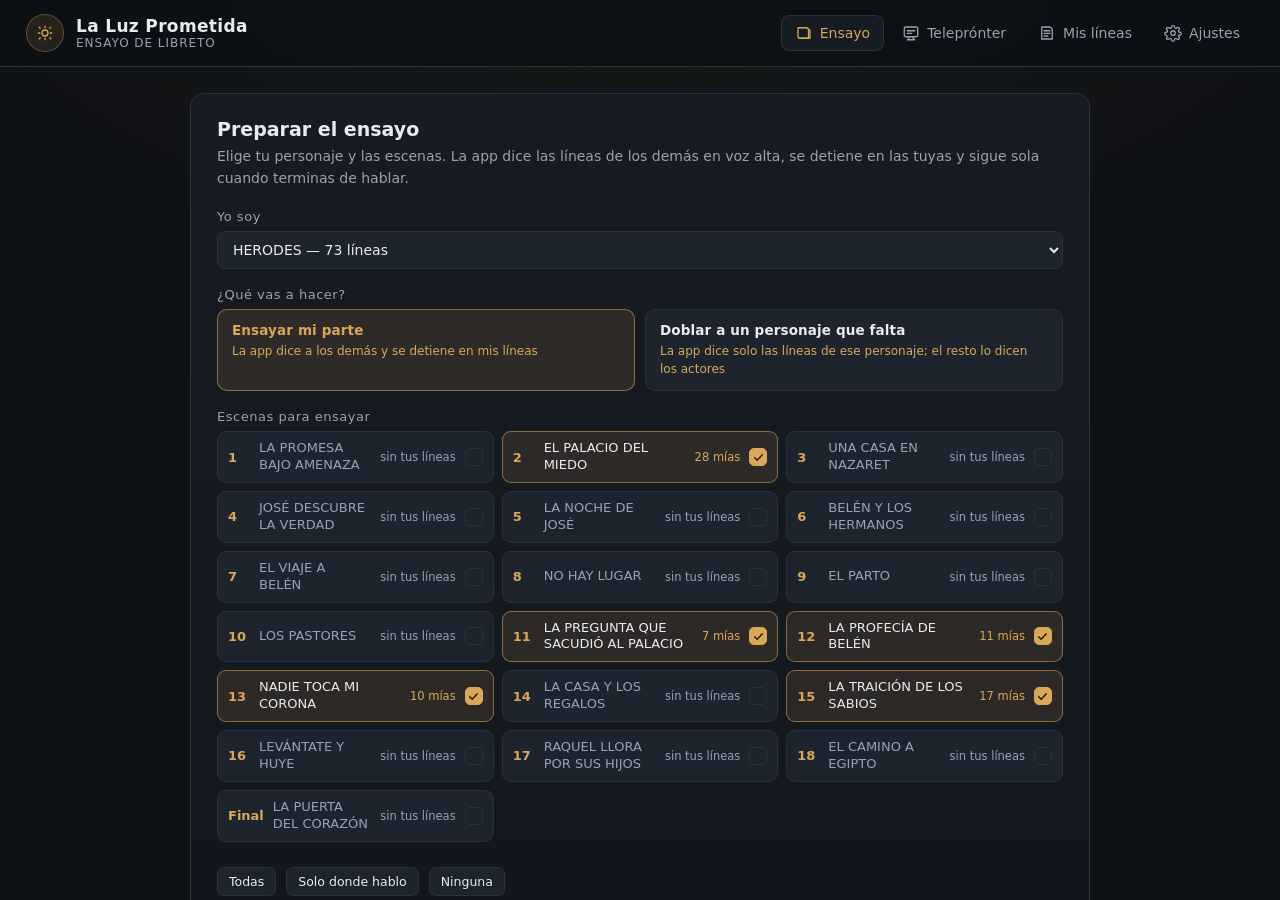
<file: index.html>
<!DOCTYPE html>
<html lang="es-CL">
<head>
<meta charset="utf-8">
<meta name="viewport" content="width=device-width, initial-scale=1, viewport-fit=cover">
<meta name="robots" content="noindex, nofollow">
<meta name="apple-mobile-web-app-capable" content="yes">
<meta name="apple-mobile-web-app-status-bar-style" content="black-translucent">
<meta name="theme-color" content="#0d1014">
<link rel="manifest" href="app.webmanifest">
<title>Libreto de ensayo — La Luz Prometida</title>
<link rel="stylesheet" href="estilos.css">
</head>
<body>

<header class="cabecera">
  <div class="marca">
    <span class="marca-ojo">
      <svg viewBox="0 0 24 24" width="22" height="22" fill="none" stroke="currentColor" stroke-width="1.7" stroke-linecap="round" stroke-linejoin="round"><path d="M12 3v2M12 19v2M4.2 4.2l1.4 1.4M18.4 18.4l1.4 1.4M3 12h2M19 12h2M4.2 19.8l1.4-1.4M18.4 5.6l1.4-1.4"/><circle cx="12" cy="12" r="4"/></svg>
    </span>
    <div>
      <h1>La Luz Prometida</h1>
      <p>Ensayo de libreto</p>
    </div>
  </div>
  <nav class="pestanas" id="pestanas">
    <button class="pestana activa" data-vista="ensayo">
      <svg viewBox="0 0 24 24"><path d="M4 5h11a3 3 0 0 1 3 3v11H7a3 3 0 0 1-3-3V5Z"/><path d="M18 8h2v11H8"/></svg>
      Ensayo
    </button>
    <button class="pestana" data-vista="teleprompter">
      <svg viewBox="0 0 24 24"><rect x="3" y="4" width="18" height="13" rx="2"/><path d="M7 21h10M9 17v4M15 17v4M7 9h10M7 12.5h6"/></svg>
      Teleprónter
    </button>
    <button class="pestana" data-vista="mislineas">
      <svg viewBox="0 0 24 24"><path d="M5 4h11l3 3v13H5z"/><path d="M8 9h8M8 12.5h8M8 16h5"/></svg>
      Mis líneas
    </button>
    <button class="pestana" data-vista="ajustes">
      <svg viewBox="0 0 24 24"><circle cx="12" cy="12" r="3"/><path d="M19.4 15a1.7 1.7 0 0 0 .3 1.9l.1.1a2 2 0 1 1-2.8 2.8l-.1-.1a1.7 1.7 0 0 0-2.9 1.2 2 2 0 1 1-4 0 1.7 1.7 0 0 0-2.9-1.2l-.1.1a2 2 0 1 1-2.8-2.8l.1-.1A1.7 1.7 0 0 0 3 15a2 2 0 1 1 0-4 1.7 1.7 0 0 0 1.2-2.9l-.1-.1a2 2 0 1 1 2.8-2.8l.1.1A1.7 1.7 0 0 0 10 4.1a2 2 0 1 1 4 0 1.7 1.7 0 0 0 2.9 1.2l.1-.1a2 2 0 1 1 2.8 2.8l-.1.1A1.7 1.7 0 0 0 21 11a2 2 0 1 1 0 4Z"/></svg>
      Ajustes
    </button>
  </nav>
</header>

<main>

  <!-- ============ ENSAYO ============ -->
  <section class="vista activa" id="vista-ensayo">

    <div class="preparacion" id="preparacion">
      <div class="panel">
        <h2>Preparar el ensayo</h2>
        <p class="ayuda" id="ayuda-principal">Elige tu personaje y las escenas. La app dice las líneas de los demás en voz alta, se detiene en las tuyas y sigue sola cuando terminas de hablar.</p>

        <label class="campo">
          <span>Yo soy</span>
          <select id="sel-personaje"></select>
        </label>

        <div class="campo">
          <span>¿Qué vas a hacer?</span>
          <div class="modos" id="modos">
            <button type="button" class="modo activo" data-modo="ensayo">
              <strong>Ensayar mi parte</strong>
              <em>La app dice a los demás y se detiene en mis líneas</em>
            </button>
            <button type="button" class="modo" data-modo="doblar">
              <strong>Doblar a un personaje que falta</strong>
              <em>La app dice solo las líneas de ese personaje; el resto lo dicen los actores</em>
            </button>
          </div>
        </div>

        <label class="campo" id="campo-dobla" hidden>
          <span>¿Qué personaje falta?</span>
          <select id="sel-dobla"></select>
        </label>

        <label class="campo" id="campo-espera" hidden>
          <span>Espera entre las líneas de los demás</span>
          <select id="sel-espera">
            <option value="2000">Corta (2 s)</option>
            <option value="3500" selected>Normal (3,5 s)</option>
            <option value="6000">Larga (6 s)</option>
            <option value="0">Manual: yo aprieto Siguiente</option>
          </select>
        </label>

        <div class="campo">
          <span>Escenas para ensayar</span>
          <div class="lista-escenas" id="lista-escenas"></div>
          <div class="fila-botones">
            <button class="boton mini" id="btn-todas">Todas</button>
            <button class="boton mini" id="btn-mias">Solo donde hablo</button>
            <button class="boton mini" id="btn-ninguna">Ninguna</button>
          </div>
        </div>

        <div class="fila-botones">
          <button class="boton primario grande" id="btn-empezar">
            <svg viewBox="0 0 24 24"><path d="M8 5.5v13l11-6.5-11-6.5Z"/></svg>
            Empezar ensayo
          </button>
          <button class="boton" id="btn-continuar" hidden>Continuar donde quedé</button>
        </div>
        <p class="nota" id="resumen-doblar" hidden></p>
        <p class="nota" id="nota-voces"></p>
      </div>
    </div>

    <div class="ensayo" id="ensayo" hidden>
      <div class="barra-ensayo">
        <div class="barra-info">
          <strong id="ens-escena">Escena 1</strong>
          <span id="ens-posicion">línea 1 de 30</span>
        </div>
        <div class="barra-acciones">
          <select id="ens-escena-sel" class="select-mini" title="Ir a una escena de la selección"></select>
          <button class="boton" id="btn-reiniciar" title="Volver al inicio de esta escena (tecla Inicio)">
            <svg viewBox="0 0 24 24"><path d="M4 11a8 8 0 1 1 2.4 5.7"/><path d="M4 4v7h7"/></svg>
            Reiniciar escena
          </button>
          <button class="boton mini" id="btn-salir">Elegir escenas</button>
        </div>
      </div>
      <div class="progreso"><div class="progreso-relleno" id="progreso-relleno"></div></div>

      <div class="tarjetas" id="tarjetas"></div>

      <div class="siguiente" id="siguiente"></div>

      <div class="controles">
        <button class="boton" id="btn-reiniciar-2" title="Volver al inicio de esta escena (tecla Inicio)">
          <svg viewBox="0 0 24 24"><path d="M4 11a8 8 0 1 1 2.4 5.7"/><path d="M4 4v7h7"/></svg>
          Reiniciar escena
        </button>
        <button class="boton icono" id="btn-anterior" title="Línea anterior (flecha izquierda)">
          <svg viewBox="0 0 24 24"><path d="M15 5.5 8.5 12 15 18.5"/></svg>
        </button>
        <button class="boton icono" id="btn-repetir" title="Repetir la línea (R)">
          <svg viewBox="0 0 24 24"><path d="M4 12a8 8 0 1 1 2.6 5.9"/><path d="M4 19v-5h5"/></svg>
        </button>
        <button class="boton icono" id="btn-pausa" title="Pausa / continuar (P)">
          <svg viewBox="0 0 24 24"><path d="M9 5v14M15 5v14"/></svg>
        </button>
        <button class="boton primario" id="btn-siguiente">Siguiente <span class="tecla">espacio</span></button>
        <div class="control-velocidad">
          <label for="rango-velocidad">Velocidad de la voz</label>
          <input type="range" id="rango-velocidad" min="0.6" max="1.4" step="0.05" value="0.95">
          <span id="valor-velocidad">0,95×</span>
        </div>
      </div>
    </div>
  </section>

  <!-- ============ TELEPRÓNTER ============ -->
  <section class="vista" id="vista-teleprompter">
    <div class="barra-tele">
      <label class="campo-horizontal">
        <span>Escena</span>
        <select id="tele-escena"></select>
      </label>
      <div class="barra-acciones">
        <button class="boton mini" id="tele-tam-menos">A−</button>
        <button class="boton mini" id="tele-tam-mas">A+</button>
        <button class="boton mini" id="tele-mias">Solo lo mío y las entradas</button>
        <button class="boton mini" id="tele-inicio">Volver arriba</button>
      </div>
      <div class="control-velocidad">
        <label for="tele-velocidad">Velocidad</label>
        <input type="range" id="tele-velocidad" min="0" max="100" step="1" value="30">
        <button class="boton icono" id="tele-play" title="Desplazar">
          <svg viewBox="0 0 24 24"><path d="M8 5.5v13l11-6.5-11-6.5Z"/></svg>
        </button>
      </div>
    </div>
    <div class="tele-lienzo" id="tele-lienzo"><div class="tele-texto" id="tele-texto"></div></div>
  </section>

  <!-- ============ MIS LÍNEAS ============ -->
  <section class="vista" id="vista-mislineas">
    <div class="panel">
      <div class="cabecera-panel">
        <h2>Mis líneas</h2>
        <span class="contador" id="contador-mias"></span>
      </div>
      <p class="ayuda">Cada bloque muestra lo que dicen justo antes de tu entrada y tu línea. Puedes oír la entrada y después tu línea.</p>
      <label class="campo-horizontal">
        <span>Personaje</span>
        <select id="sel-personaje-2"></select>
      </label>
      <div id="lista-mias" class="lista-mias"></div>
    </div>
  </section>

  <!-- ============ AJUSTES ============ -->
  <section class="vista" id="vista-ajustes">
    <div class="panel">
      <h2>Ajustes de voz</h2>
      <div class="rejilla-ajustes">
        <h3 class="sub-ajustes">Voz</h3>
        <label class="campo">
          <span>Acento del narrador</span>
          <select id="sel-acento">
            <option value="mx">México (Dalia)</option>
            <option value="neutro">Latino neutro (Paloma)</option>
            <option value="co">Colombia (Salomé)</option>
            <option value="cl">Chile (Catalina)</option>
            <option value="auto">El que asigne la app</option>
          </select>
        </label>
        <label class="campo">
          <span>Voz para leer las acotaciones</span>
          <select id="sel-voz"></select>
        </label>
        <label class="campo">
          <span>Velocidad al leer</span>
          <input type="range" id="aj-velocidad" min="0.6" max="1.4" step="0.05" value="0.95">
          <em id="aj-velocidad-val">0,95×</em>
        </label>
        <label class="campo">
          <span>Tono (más grave o más agudo)</span>
          <input type="range" id="aj-tono" min="0.6" max="1.4" step="0.05" value="1">
          <em id="aj-tono-val">1,00</em>
        </label>
        <label class="campo">
          <span>Espera entre una línea y otra</span>
          <select id="aj-pausa">
            <option value="0">Sin espera</option>
            <option value="400">Corta (0,4 s)</option>
            <option value="800" selected>Normal (0,8 s)</option>
            <option value="1500">Larga (1,5 s)</option>
          </select>
        </label>
        <label class="interruptor">
          <input type="checkbox" id="aj-acotaciones">
          <span>Leer también las acotaciones (lo que pasa en escena)</span>
        </label>
        <label class="interruptor">
          <input type="checkbox" id="aj-campana" checked>
          <span>Campana cuando es mi turno</span>
        </label>
        <h3 class="sub-ajustes">Micrófono</h3>
        <label class="interruptor">
          <input type="checkbox" id="aj-grabar">
          <span>Grabar mi voz en cada turno para oírme después</span>
        </label>
        <label class="interruptor">
          <input type="checkbox" id="aj-escuchar" checked>
          <span>Escuchar mi turno y seguir solo cuando termino de hablar</span>
        </label>
        <label class="campo">
          <span>Cuánto silencio espera antes de seguir</span>
          <select id="aj-silencio">
            <option value="800">Corto (0,8 s)</option>
            <option value="1200" selected>Normal (1,2 s)</option>
            <option value="1800">Largo (1,8 s)</option>
          </select>
        </label>
        <label class="campo">
          <span>Sensibilidad del micrófono</span>
          <select id="aj-sensibilidad">
            <option value="0.7">Alta (si hablo suave)</option>
            <option value="1" selected>Normal</option>
            <option value="1.7">Baja (si hay ruido en la pieza)</option>
          </select>
        </label>
      </div>
      <div class="fila-botones">
        <button class="boton" id="btn-probar-voz">
          <svg viewBox="0 0 24 24"><path d="M11 5 6 9H3v6h3l5 4V5Z"/><path d="M15.5 8.5a5 5 0 0 1 0 7"/></svg>
          Probar la voz
        </button>
      </div>
      <p class="nota" id="nota-ajustes">La voz sale del propio Windows: no gasta internet ni necesita cuentas.</p>
    </div>

    <div class="panel" style="margin-top:18px">
      <div class="cabecera-panel">
        <h2>Voces de cada personaje</h2>
        <button class="boton mini" id="btn-voces-auto">Volver a automático</button>
      </div>
      <p class="ayuda">La app reparte sola una voz de hombre a los personajes masculinos y una de mujer a los femeninos. Cada voz dice de qué país es. Las que terminan en «voz antigua» son las viejas de Windows; las demás son las neuronales, que suenan mejor.</p>
      <div class="rejilla-personajes" id="rejilla-personajes"></div>
    </div>
  </section>

</main>

<div class="aviso" id="aviso" hidden></div>
<audio id="reproductor" hidden></audio>

<script src="libreto-datos.js"></script>
<script src="app.js"></script>
</body>
</html>
</file>
<file: estilos.css>
:root{
  --fondo:#0d1014;
  --fondo-2:#12161c;
  --panel:#171c24;
  --panel-2:#1e242e;
  --borde:#2a323e;
  --texto:#e8ecf2;
  --tenue:#98a2b3;
  --oro:#d9a75a;
  --oro-suave:rgba(217,167,90,.12);
  --rojo:#c4553f;
  --ok:#5f9e7a;
}
*{box-sizing:border-box}
html,body{height:100%}
body{
  margin:0;
  background:
    radial-gradient(1200px 600px at 50% -10%, rgba(217,167,90,.07), transparent 70%),
    var(--fondo);
  color:var(--texto);
  font-family:"Segoe UI",system-ui,-apple-system,sans-serif;
  font-size:16px;
  display:flex;
  flex-direction:column;
  min-height:100vh;
}
svg{width:18px;height:18px;fill:none;stroke:currentColor;stroke-width:1.7;stroke-linecap:round;stroke-linejoin:round;flex:none}

/* ---------- cabecera ---------- */
.cabecera{
  display:flex;align-items:center;justify-content:space-between;gap:20px;
  padding:14px 26px;
  border-bottom:1px solid var(--borde);
  background:rgba(13,16,20,.9);
  backdrop-filter:blur(6px);
  position:sticky;top:0;z-index:20;
  flex-wrap:wrap;
}
.marca{display:flex;align-items:center;gap:12px}
.marca-ojo{color:var(--oro);display:flex;align-items:center;justify-content:center;
  width:38px;height:38px;border:1px solid rgba(217,167,90,.35);border-radius:50%;background:var(--oro-suave)}
.marca h1{margin:0;font-size:17px;letter-spacing:.02em;font-weight:600}
.marca p{margin:0;font-size:12px;color:var(--tenue);letter-spacing:.08em;text-transform:uppercase}

.pestanas{display:flex;gap:4px;flex-wrap:wrap}
.pestana{
  display:flex;align-items:center;gap:7px;
  background:transparent;border:1px solid transparent;color:var(--tenue);
  padding:8px 13px;border-radius:8px;cursor:pointer;font-size:14px;font-family:inherit;
}
.pestana:hover{background:var(--panel);color:var(--texto)}
.pestana.activa{background:var(--panel);border-color:var(--borde);color:var(--oro)}

/* ---------- estructura ---------- */
main{flex:1;display:flex;flex-direction:column;min-height:0}
.vista{display:none;padding:26px;flex:1;min-height:0;overflow:auto}
.vista.activa{display:block}
#vista-teleprompter.activa{display:flex;flex-direction:column;padding:0;overflow:hidden}
#vista-ensayo.activa{display:block}

.panel{
  max-width:900px;margin:0 auto;
  background:linear-gradient(180deg,var(--panel),var(--fondo-2));
  border:1px solid var(--borde);border-radius:14px;padding:24px 26px;
}
.panel h2{margin:0 0 6px;font-size:19px;font-weight:600}
.ayuda{color:var(--tenue);font-size:14px;line-height:1.55;margin:0 0 20px}
.nota{color:var(--tenue);font-size:12.5px;margin:16px 0 0;line-height:1.5}
.cabecera-panel{display:flex;align-items:center;justify-content:space-between;gap:12px}
.contador{font-size:13px;color:var(--tenue);border:1px solid var(--borde);padding:3px 9px;border-radius:20px}

.campo{display:flex;flex-direction:column;gap:7px;margin-bottom:18px;font-size:13px;color:var(--tenue)}
.campo>span{letter-spacing:.04em}
.campo-horizontal{display:flex;align-items:center;gap:10px;font-size:13px;color:var(--tenue)}
.campo-horizontal select{min-width:230px}

select,input[type=range]{
  font-family:inherit;font-size:14px;color:var(--texto);
  background:var(--panel-2);border:1px solid var(--borde);border-radius:8px;padding:9px 11px;
}
select{cursor:pointer}
input[type=range]{padding:0;height:26px;accent-color:var(--oro);background:transparent;border:none}

.boton{
  display:inline-flex;align-items:center;gap:8px;
  font-family:inherit;font-size:14px;cursor:pointer;
  background:var(--panel-2);color:var(--texto);
  border:1px solid var(--borde);border-radius:9px;padding:10px 16px;
  transition:.15s background,.15s border-color;
}
.boton:hover{background:#252d39;border-color:#3a4453}
.boton:disabled{opacity:.4;cursor:not-allowed}
.boton.primario{background:var(--oro);color:#181206;border-color:var(--oro);font-weight:600}
.boton.primario:hover{background:#e6b46a}
.boton.grande{padding:14px 22px;font-size:15px}
.boton.mini{padding:6px 11px;font-size:12.5px;border-radius:7px}
.boton.icono{padding:10px;border-radius:9px}
.boton.icono svg{width:20px;height:20px}
.tecla{font-size:10.5px;letter-spacing:.06em;border:1px solid rgba(0,0,0,.25);border-radius:5px;padding:1px 5px;opacity:.65;text-transform:uppercase}
.fila-botones{display:flex;gap:10px;flex-wrap:wrap;align-items:center;margin-top:6px}

/* ---------- escenas a elegir ---------- */
.lista-escenas{display:grid;grid-template-columns:repeat(auto-fill,minmax(240px,1fr));gap:8px;margin-bottom:12px}
.escena-chip{
  display:flex;align-items:center;gap:9px;text-align:left;
  background:var(--panel-2);border:1px solid var(--borde);color:var(--tenue);
  border-radius:9px;padding:9px 11px;cursor:pointer;font-family:inherit;font-size:13px;
}
.escena-chip:hover{border-color:#3d4757}
.escena-chip.marcada{border-color:rgba(217,167,90,.55);background:var(--oro-suave);color:var(--texto)}
.escena-chip .num{font-variant-numeric:tabular-nums;color:var(--oro);font-weight:600;min-width:22px}
.escena-chip .tit{flex:1;line-height:1.3}
.escena-chip .cuenta{font-size:11.5px;color:var(--tenue);white-space:nowrap}
.escena-chip.marcada .cuenta{color:var(--oro)}

/* ---------- ensayo activo ---------- */
.ensayo{max-width:1000px;margin:0 auto}
.barra-ensayo{display:flex;align-items:center;justify-content:space-between;gap:14px;flex-wrap:wrap;margin-bottom:10px}
.barra-info{display:flex;flex-direction:column;gap:2px}
.barra-info strong{font-size:15px;letter-spacing:.02em}
.barra-info span{font-size:12.5px;color:var(--tenue)}
.barra-acciones{display:flex;gap:8px;flex-wrap:wrap}
.progreso{height:3px;background:#1d232c;border-radius:3px;overflow:hidden;margin-bottom:22px}
.progreso-relleno{height:100%;width:0;background:linear-gradient(90deg,#8a6a34,var(--oro));transition:width .25s ease}

.tarjetas{display:flex;flex-direction:column;gap:14px;min-height:280px}
.tarjeta{
  border:1px solid var(--borde);border-radius:14px;padding:20px 24px;
  background:var(--panel);position:relative;
}
.tarjeta .quien{
  display:flex;align-items:center;gap:9px;
  font-size:12px;letter-spacing:.14em;text-transform:uppercase;color:var(--tenue);margin-bottom:10px;
}
.tarjeta .quien .punto{width:7px;height:7px;border-radius:50%;background:var(--tenue)}
.tarjeta .texto{
  font-family:Georgia,"Times New Roman",serif;
  font-size:23px;line-height:1.62;letter-spacing:.005em;
}
.tarjeta .texto em{color:#9aa5b6;font-style:italic}
.tarjeta.otro{opacity:.93}
.tarjeta.otro.hablando{border-color:rgba(217,167,90,.4);box-shadow:0 0 0 1px rgba(217,167,90,.12)}
.tarjeta.mia{
  background:linear-gradient(180deg,rgba(217,167,90,.14),rgba(217,167,90,.05));
  border-color:rgba(217,167,90,.55);
}
.tarjeta.mia .quien{color:var(--oro)}
.tarjeta.mia .quien .punto{background:var(--oro);box-shadow:0 0 10px rgba(217,167,90,.8)}
.tarjeta.mia .texto{font-size:27px;line-height:1.55}
.tarjeta.acotacion{background:transparent;border-style:dashed;padding:12px 18px}
.tarjeta.acotacion .texto{font-family:"Segoe UI",system-ui,sans-serif;font-size:15px;color:#8d97a8;font-style:italic;line-height:1.55}
.tarjeta.cancion{
  background:linear-gradient(90deg,rgba(217,167,90,.1),transparent);
  border-left:2px solid var(--oro);padding:12px 18px;
}
.tarjeta.cancion .texto{font-family:"Segoe UI",system-ui,sans-serif;font-size:13px;letter-spacing:.18em;text-transform:uppercase;color:var(--oro)}
.acciones-tarjeta{display:flex;gap:8px;margin-top:16px;flex-wrap:wrap;align-items:center}
.grabando{color:var(--rojo);font-size:12.5px;display:inline-flex;align-items:center;gap:6px}
.grabando::before{content:"";width:8px;height:8px;border-radius:50%;background:var(--rojo);animation:latir 1s infinite}
@keyframes latir{50%{opacity:.25}}

.siguiente{
  margin-top:18px;padding:12px 16px;border-top:1px solid var(--borde);
  font-size:13.5px;color:var(--tenue);line-height:1.5;min-height:44px;
  display:flex;gap:8px;align-items:baseline;
}
.siguiente .rotulo{font-size:11px;letter-spacing:.14em;text-transform:uppercase;color:#6f7a8b;white-space:nowrap}
.siguiente .cita{font-family:Georgia,serif;font-style:italic;color:#8b95a6;overflow:hidden;text-overflow:ellipsis;white-space:nowrap;flex:1}

.controles{
  display:flex;align-items:center;gap:10px;flex-wrap:wrap;
  margin-top:18px;padding-top:16px;border-top:1px solid var(--borde);
}
.control-velocidad{display:flex;align-items:center;gap:10px;margin-left:auto;font-size:12.5px;color:var(--tenue)}
.control-velocidad input{width:130px}
.control-velocidad span{font-variant-numeric:tabular-nums;min-width:46px}

/* ---------- teleprónter ---------- */
.barra-tele{
  display:flex;align-items:center;gap:16px;flex-wrap:wrap;
  padding:10px 22px;border-bottom:1px solid var(--borde);background:var(--fondo-2);
}
.tele-lienzo{flex:1;overflow-y:auto;scroll-behavior:auto;background:#0a0d11}
.tele-texto{max-width:920px;margin:0 auto;padding:60px 40px 70vh;font-family:Georgia,serif;font-size:24px;line-height:1.75}
.tele-texto .t-escena{
  font-family:"Segoe UI",sans-serif;font-size:13px;letter-spacing:.2em;text-transform:uppercase;color:var(--oro);
  margin:34px 0 8px;border-top:1px solid var(--borde);padding-top:22px;
}
.tele-texto .t-titulo{font-family:"Segoe UI",sans-serif;font-size:22px;letter-spacing:.04em;margin:0 0 18px;color:var(--texto)}
.tele-texto .t-linea{margin:0 0 14px;color:#b9c2d0}
.tele-texto .t-linea .q{font-family:"Segoe UI",sans-serif;font-size:11px;letter-spacing:.16em;text-transform:uppercase;color:#6f7a8b;display:block;margin-bottom:2px}
.tele-texto .t-linea.mia{color:var(--texto);background:linear-gradient(90deg,rgba(217,167,90,.16),transparent);border-left:3px solid var(--oro);padding:6px 0 6px 14px;font-size:26px}
.tele-texto .t-linea.mia .q{color:var(--oro)}
.tele-texto .t-acot{font-style:italic;color:#77808f;font-size:18px;margin:0 0 14px}
.tele-texto .t-cancion{font-family:"Segoe UI",sans-serif;font-size:13px;letter-spacing:.2em;text-transform:uppercase;color:var(--oro);margin:26px 0}

/* ---------- mis líneas ---------- */
.lista-mias{display:flex;flex-direction:column;gap:10px;margin-top:6px}
.item-linea{border:1px solid var(--borde);border-radius:10px;padding:13px 16px;background:var(--panel-2)}
.item-linea .meta{font-size:11px;letter-spacing:.12em;text-transform:uppercase;color:var(--tenue);margin-bottom:7px}
.item-linea .entrada{font-size:13.5px;color:#8b95a6;font-style:italic;margin-bottom:9px;line-height:1.5}
.item-linea .mia-txt{font-family:Georgia,serif;font-size:17.5px;line-height:1.55;color:var(--texto)}
.item-linea .botones{display:flex;gap:8px;margin-top:10px;flex-wrap:wrap}

/* ---------- ajustes ---------- */
.rejilla-ajustes{display:grid;grid-template-columns:repeat(auto-fit,minmax(260px,1fr));gap:4px 24px}
.interruptor{display:flex;align-items:center;gap:10px;font-size:13.5px;color:var(--texto);margin-bottom:14px;cursor:pointer}
.interruptor input{accent-color:var(--oro);width:16px;height:16px}
.campo em{color:var(--oro);font-style:normal;font-size:12.5px}

/* ---------- aviso ---------- */
.aviso{
  position:fixed;left:50%;bottom:28px;transform:translateX(-50%);
  background:var(--panel-2);border:1px solid var(--borde);border-left:3px solid var(--oro);
  padding:12px 18px;border-radius:9px;font-size:14px;max-width:min(600px,90vw);
  box-shadow:0 12px 34px rgba(0,0,0,.5);z-index:50;line-height:1.5;
}

@media (max-width:760px){
  .cabecera{padding:12px 16px}
  .vista{padding:16px}
  .panel{padding:18px}
  .tarjeta .texto{font-size:20px}
  .tarjeta.mia .texto{font-size:22px}
  .control-velocidad{margin-left:0;width:100%}
  .tele-texto{font-size:20px;padding:34px 20px 60vh}
}
.select-mini{padding:6px 9px;font-size:12.5px;border-radius:7px;max-width:260px}

/* marca de selección en las escenas */
.escena-chip .tick{display:flex;align-items:center;justify-content:center;width:18px;height:18px;border-radius:5px;border:1px solid var(--borde);color:transparent}
.escena-chip .tick svg{width:13px;height:13px;stroke-width:2.4}
.escena-chip.marcada .tick{background:var(--oro);border-color:var(--oro);color:#1a1305}
.escena-chip{padding:8px 10px}
.lista-escenas{grid-template-columns:repeat(auto-fill,minmax(230px,1fr))}
/* acotaciones un poco más legibles */
.tarjeta.acotacion .texto{color:#9aa5b6}
.tele-texto .t-acot{color:#8b95a6}

/* indicador de micrófono escuchando el turno */
.escucha{display:flex;align-items:center;gap:10px;margin-top:14px;font-size:12.5px;color:var(--tenue);letter-spacing:.02em}
.escucha .nivel{flex:1;max-width:240px;height:5px;background:#2b3340;border-radius:3px;overflow:hidden}
.escucha .nivel i{display:block;height:100%;width:0;background:#5f6b7c;border-radius:3px;transition:width .07s linear}
.escucha.detectado{color:var(--oro)}
.escucha.detectado .nivel i{background:var(--oro)}

/* subtítulos dentro de ajustes */
.sub-ajustes{grid-column:1/-1;margin:6px 0 2px;font-size:11.5px;letter-spacing:.16em;text-transform:uppercase;color:var(--oro);font-weight:600}

/* voces por personaje */
.rejilla-personajes{display:grid;grid-template-columns:1fr;gap:7px;margin-top:6px}
.fila-personaje{display:flex;align-items:center;gap:10px;padding:7px 10px;border:1px solid var(--borde);border-radius:9px;background:var(--panel-2)}
.fila-personaje .nom{flex:0 0 140px;display:flex;flex-direction:column;line-height:1.25}
.fila-personaje .nom strong{font-size:12.5px;font-weight:600}
.fila-personaje .nom span{font-size:10.5px;color:var(--tenue)}
.fila-personaje select{flex:1;min-width:0;font-size:13px;padding:7px 9px}
.fila-personaje .boton.mini{padding:7px 9px}

/* ===================== en el teléfono ===================== */
body.movil .cabecera{padding:10px 12px;gap:8px;position:sticky}
body.movil .marca h1{font-size:15px}
body.movil .marca p{font-size:10px}
body.movil .marca-ojo{width:32px;height:32px}
body.movil .pestanas{width:100%;gap:2px}
body.movil .pestana{flex:1;justify-content:center;padding:8px 4px;font-size:11.5px;gap:5px}
body.movil .pestana svg{width:15px;height:15px}
body.movil .vista{padding:12px}
body.movil .panel{padding:14px;border-radius:12px}
body.movil .panel h2{font-size:17px}
body.movil .ayuda{font-size:12.5px;margin-bottom:14px}
body.movil .lista-escenas{grid-template-columns:1fr;gap:6px}
body.movil .escena-chip{padding:10px 11px}
body.movil .barra-ensayo{gap:8px}
body.movil .barra-acciones{gap:6px}
body.movil #btn-reiniciar{flex:1 1 auto}
body.movil .tarjeta{padding:14px 15px;border-radius:12px}
body.movil .tarjeta .quien{font-size:10.5px;margin-bottom:8px}
body.movil .tarjeta .texto{font-size:19px;line-height:1.5}
body.movil .tarjeta.mia .texto{font-size:21px;line-height:1.45}
body.movil .tarjeta.acotacion .texto{font-size:13.5px}
body.movil .tarjetas{gap:10px;min-height:0}
body.movil .acciones-tarjeta .boton{flex:1;justify-content:center}
body.movil .siguiente{font-size:12.5px;padding:10px 0;margin-top:12px}
body.movil .controles{position:sticky;bottom:0;background:linear-gradient(180deg,rgba(13,16,20,0),rgba(13,16,20,.96) 30%);
  padding:12px 0 calc(10px + env(safe-area-inset-bottom));margin-top:8px;gap:8px}
body.movil .controles .boton{padding:12px 14px}
body.movil #btn-siguiente{flex:1 1 100%;justify-content:center}
body.movil .control-velocidad{width:100%;margin-left:0;justify-content:space-between}
body.movil .control-velocidad input{flex:1}
body.movil .tele-texto{font-size:17px;padding:22px 16px 65vh;line-height:1.7}
body.movil .tele-texto .t-linea.mia{font-size:21px}
body.movil .barra-tele{padding:8px 12px;gap:8px}
body.movil .rejilla-ajustes{grid-template-columns:1fr}
body.movil .item-linea{padding:11px 12px}
body.movil .item-linea .mia-txt{font-size:16px}
body.movil .tecla{display:none}
body.movil #btn-reiniciar{display:none}

/* selector de modo en la pantalla de preparación */
.modos{display:grid;grid-template-columns:1fr 1fr;gap:10px}
.modo{display:flex;flex-direction:column;gap:5px;text-align:left;background:var(--panel-2);
  border:1px solid var(--borde);border-radius:10px;padding:12px 14px;color:var(--tenue);
  font-family:inherit;cursor:pointer}
.modo strong{color:var(--texto);font-size:13.5px;font-weight:600;letter-spacing:.01em}
.modo em{font-style:normal;font-size:12px;line-height:1.45}
.modo:hover{border-color:#3d4757}
.modo.activo{border-color:rgba(217,167,90,.55);background:var(--oro-suave)}
.modo.activo strong{color:var(--oro)}
@media (max-width:620px){.modos{grid-template-columns:1fr}}
body.movil .modos{grid-template-columns:1fr}

/* que "hidden" gane sobre los display:flex de los campos */
[hidden]{display:none !important}

/* en el teléfono, cada personaje ocupa dos líneas para que se lea la voz completa */
body.movil .fila-personaje{flex-wrap:wrap;padding:9px 11px}
body.movil .fila-personaje .nom{flex:1 1 auto}
body.movil .fila-personaje select{flex:1 1 100%;width:100%}
body.movil .fila-personaje .boton.mini{flex:0 0 auto}
body.movil #nota-ajustes{display:none}
</file>
